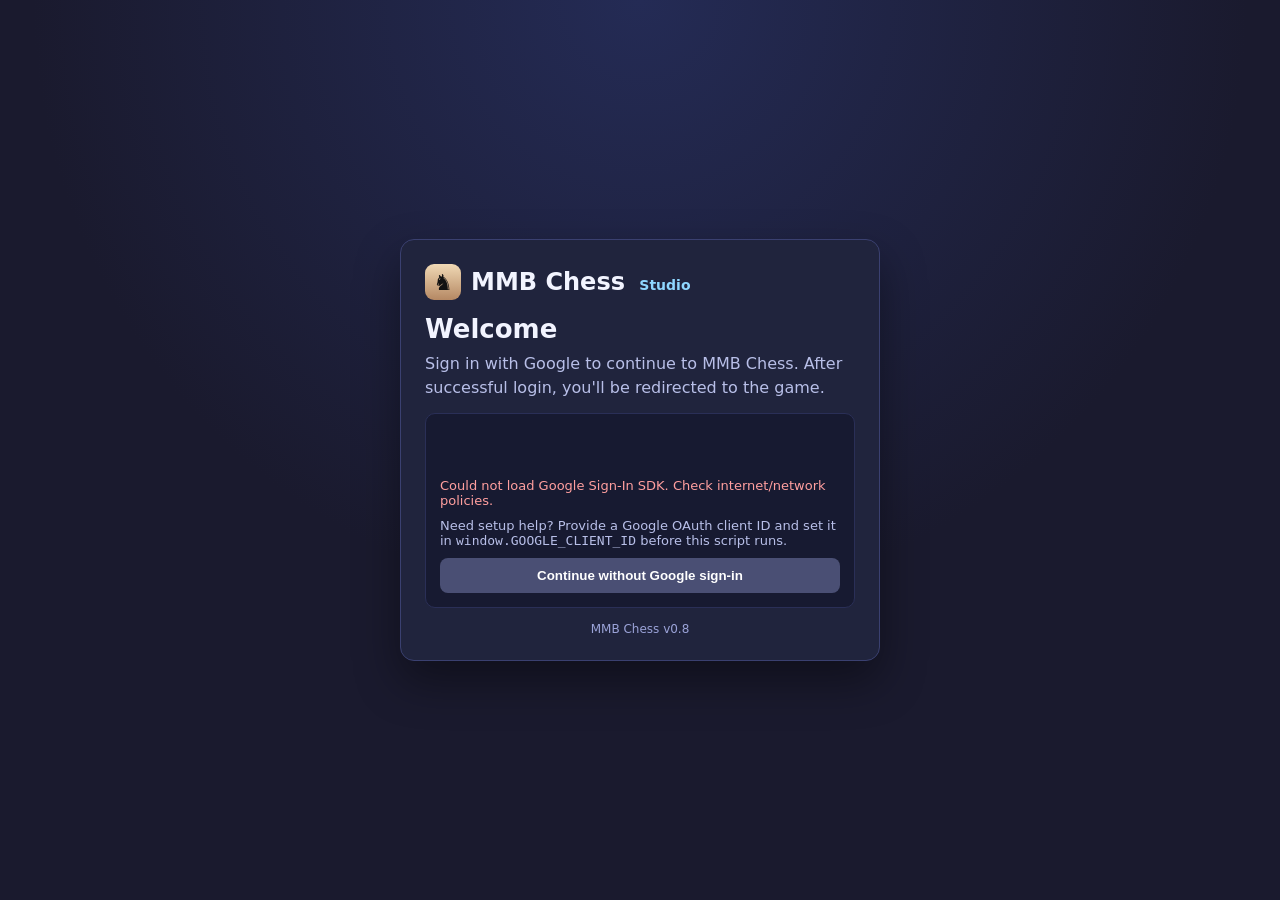
<file: index.html>
<!DOCTYPE html>
<html lang="en">
<head>
  <meta charset="UTF-8" />
  <meta name="viewport" content="width=device-width, initial-scale=1.0" />
  <title>MMB Chess — Sign in</title>
  <style>
    :root {
      --bg: #1a1a2e;
      --panel: #20243d;
      --text: #f2f4ff;
      --muted: #b8bfe8;
      --accent: #5ad1ff;
    }
    * { box-sizing: border-box; }
    body {
      margin: 0;
      min-height: 100vh;
      background: radial-gradient(circle at top, #242b55 0%, var(--bg) 55%);
      color: var(--text);
      font-family: Inter, system-ui, -apple-system, Segoe UI, Roboto, Arial, sans-serif;
      display: grid;
      place-items: center;
      padding: 16px;
    }
    .welcome-card {
      width: min(96vw, 480px);
      background: var(--panel);
      border: 1px solid #3a4070;
      border-radius: 14px;
      box-shadow: 0 20px 45px rgba(0,0,0,.4);
      padding: 24px;
    }
    .brand { display: flex; align-items: center; gap: 10px; margin-bottom: 14px; }
    .brand .icon {
      width: 36px; height: 36px; border-radius: 9px;
      display: inline-flex; align-items: center; justify-content: center;
      background: linear-gradient(180deg, #f0d9b5, #b58863);
      color: #111; font-size: 22px;
    }
    .brand .name { font-size: 24px; font-weight: 800; }
    .brand .name .sub { color: #8fd7ff; font-size: 14px; margin-left: 6px; }
    h1 { margin: 4px 0 8px; font-size: 26px; }
    p { margin: 0 0 14px; color: var(--muted); line-height: 1.45; }
    .signin-wrap {
      background: #171a31;
      border: 1px solid #2a2f57;
      border-radius: 10px;
      padding: 14px;
    }
    #googleSignInButton {
      min-height: 42px;
      display: flex;
      align-items: center;
      justify-content: center;
    }
    .hint { margin-top: 10px; font-size: 13px; color: var(--muted); }
    .error { color: #ff9f9f; margin-top: 8px; font-size: 13px; display:none; }
    .footer { margin-top: 14px; font-size: 12px; color: #9ba3d8; text-align: center; }
  </style>
</head>
<body>
  <main class="welcome-card">
    <div class="brand"><span class="icon">♞</span><div class="name">MMB Chess <span class="sub">Studio</span></div></div>
    <h1>Welcome</h1>
    <p>Sign in with Google to continue to MMB Chess. After successful login, you'll be redirected to the game.</p>

    <div class="signin-wrap">
      <div id="googleSignInButton"></div>
      <div id="configError" class="error"></div>
      <div id="signInStatus" class="hint" style="display:none;margin-top:8px;"></div>
      <div class="hint">Need setup help? Provide a Google OAuth client ID and set it in <code>window.GOOGLE_CLIENT_ID</code> before this script runs.</div>
      <button id="continueGuestBtn" style="margin-top:10px;width:100%;border:none;border-radius:8px;padding:10px;font-weight:700;cursor:pointer;color:#fff;background:#4a4f74;">Continue without Google sign-in</button>
    </div>

    <div class="footer">MMB Chess v0.8</div>
  </main>

  <script>
    (function(){
      const storageKey = 'mmb_google_user';
      const DEFAULT_GOOGLE_CLIENT_ID = '613800272186-8doglal06v7371nvitg57gr6750k03jr.apps.googleusercontent.com';
      const clientId = window.GOOGLE_CLIENT_ID || localStorage.getItem('mmb_google_client_id') || DEFAULT_GOOGLE_CLIENT_ID;
      const errorEl = document.getElementById('configError');
      const statusEl = document.getElementById('signInStatus');
      const guestBtn = document.getElementById('continueGuestBtn');


      guestBtn?.addEventListener('click', () => {
        localStorage.setItem(storageKey, JSON.stringify({
          email: '',
          name: 'Guest',
          picture: '',
          signedInAt: new Date().toISOString(),
          authProvider: 'guest'
        }));
        window.location.href = 'chess.html';
      });


      function showStatus(msg) {
        if (!statusEl) return;
        statusEl.style.display = 'block';
        statusEl.textContent = msg;
      }

      function decodeJwtPayload(jwt) {
        const payload = jwt.split('.')[1];
        const b64 = payload.replace(/-/g, '+').replace(/_/g, '/');
        const json = decodeURIComponent(atob(b64).split('').map(c => `%${(`00${c.charCodeAt(0).toString(16)}`).slice(-2)}`).join(''));
        return JSON.parse(json);
      }

      function onCredentialResponse(response) {
        try {
          const profile = decodeJwtPayload(response.credential);
          localStorage.setItem(storageKey, JSON.stringify({
            email: profile.email || '',
            name: profile.name || 'User',
            picture: profile.picture || '',
            signedInAt: new Date().toISOString()
          }));
          window.location.href = 'chess.html';
        } catch (err) {
          errorEl.style.display = 'block';
          errorEl.textContent = 'Sign-in succeeded but profile parsing failed. Please try again.';
        }
      }

      if (!clientId) {
        errorEl.style.display = 'block';
        errorEl.textContent = 'Google SSO is not configured yet. You can continue as guest or set GOOGLE_CLIENT_ID to enable sign-in.';
      } else {

      const script = document.createElement('script');
      script.src = 'https://accounts.google.com/gsi/client';
      script.async = true;
      script.defer = true;
      script.onload = function() {
        try {
          google.accounts.id.initialize({
            client_id: clientId,
            callback: onCredentialResponse,
            ux_mode: 'popup'
          });
          google.accounts.id.renderButton(
            document.getElementById('googleSignInButton'),
            { theme: 'outline', size: 'large', shape: 'pill', text: 'signin_with', width: 320 }
          );
          google.accounts.id.prompt((notification) => {
            if (notification.isNotDisplayed && notification.isNotDisplayed()) {
              showStatus(`Google Sign-In is unavailable (${notification.getNotDisplayedReason?.() || 'not displayed'}). You can continue as guest.`);
            } else if (notification.isSkippedMoment && notification.isSkippedMoment()) {
              showStatus('Google Sign-In prompt was skipped. You can continue as guest.');
            }
          });
        } catch (e) {
          errorEl.style.display = 'block';
          errorEl.textContent = 'Google Sign-In initialization failed. You can continue as guest.';
        }
      };
      script.onerror = function() {
        errorEl.style.display = 'block';
        errorEl.textContent = 'Could not load Google Sign-In SDK. Check internet/network policies.';
      };
      document.head.appendChild(script);
      }
    })();
  </script>
</body>
</html>
</file>
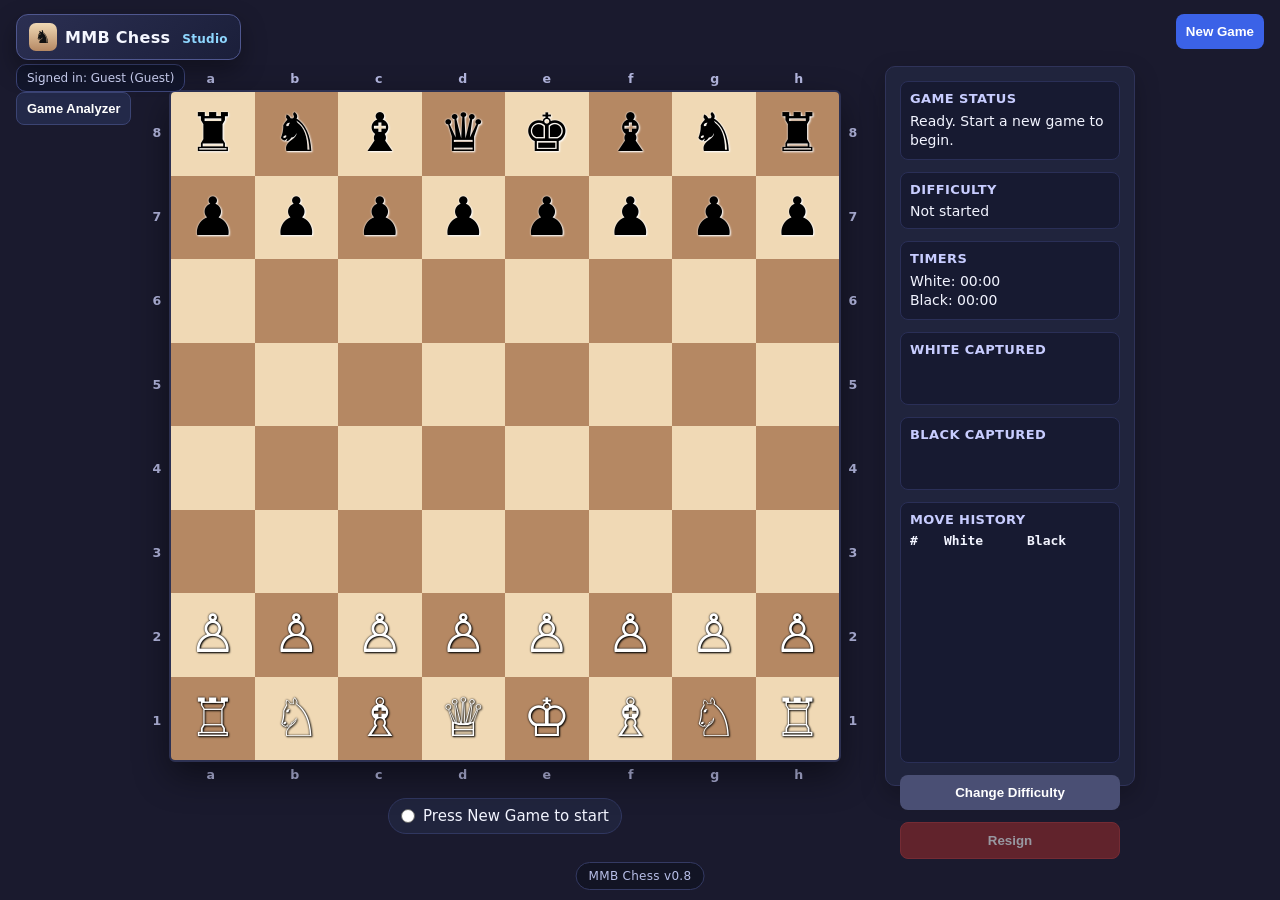
<file: chess.html>
<!DOCTYPE html>
<html lang="en">
<head>
  <meta charset="UTF-8" />
  <meta name="viewport" content="width=device-width, initial-scale=1.0" />
  <title>MMB Chess</title>
  <link rel="stylesheet" href="mmbchess.css" />
</head>
<body>
  <div class="brand-logo"><span class="icon">♞</span><span class="text">MMB Chess <span class="sub">Studio</span></span></div>
  <div class="brand-login-status" id="brandLoginStatus"><span id="loginStatusText">Signed in: Guest</span></div>
  <div class="brand-menu">
    <button id="openAnalyzerFromMenuBtn" class="secondary">Game Analyzer</button>
  </div>
  <div class="top-actions">
    <button id="newGameTopBtn">New Game</button>
  </div>
  <div class="version-footer" id="versionFooter">MMB Chess v0.8</div>
  <div class="app">
    <div class="board-area">
      <div class="board-frame">
        <div class="labels-files top-files" id="topFiles"></div>
        <div class="labels-files bottom-files" id="bottomFiles"></div>
        <div class="labels-ranks left-ranks" id="leftRanks"></div>
        <div class="labels-ranks right-ranks" id="rightRanks"></div>
        <div id="board" class="board"></div>
      </div>
      <div class="turn-indicator"><span id="turnDot" class="dot"></span><span id="turnText"></span></div>
    </div>
    <aside class="side">
      <div class="card">
        <h4>Game Status</h4>
        <div id="statusText" class="status-text"></div>
      </div>
      <div class="card">
        <h4>Difficulty</h4>
        <div id="difficultyText" class="difficulty"></div>
      </div>
      <div class="card">
        <h4>Timers</h4>
        <div class="status-text">White: <span id="whiteTimer">00:00</span></div>
        <div class="status-text">Black: <span id="blackTimer">00:00</span></div>
      </div>
      <div class="card">
        <h4>White Captured</h4>
        <div id="whiteCaptured" class="captured"></div>
      </div>
      <div class="card">
        <h4>Black Captured</h4>
        <div id="blackCaptured" class="captured"></div>
      </div>
      <div class="card">
        <h4>Move History</h4>
        <div id="history" class="history"></div>
      </div>
      <button id="changeDifficultyBtn" class="secondary">Change Difficulty</button>
      <button id="resignBtn" class="danger">Resign</button>
    </aside>
  </div>
  <div id="difficultyModal" class="overlay">
    <div class="modal">
      <h2>Select Difficulty</h2>
      <div class="difficulty-list" id="difficultyList"></div>
    </div>
  </div>
  <div id="promotionModal" class="overlay">
    <div class="modal">
      <h2>Choose Promotion</h2>
      <div class="promo-choices" id="promotionChoices"></div>
    </div>
  </div>
  <div id="gameOverModal" class="overlay">
    <div class="modal">
      <h2 id="gameOverTitle"></h2>
      <p id="gameOverBody"></p>
      <div style="display:flex; gap:10px; flex-wrap:wrap;">
        <button id="playAgainBtn">Play Again</button>
        <button id="changeDifficultyGameOverBtn" class="secondary">Change Difficulty</button>
        <button id="reviewGameBtn" class="secondary">📊 Review Game</button>
        <button id="copyHistoryBtn" class="secondary">Copy Move History</button>
      </div>
    </div>
  </div>
  <script src="mmbchess.js"></script>
</body>
</html>
</file>
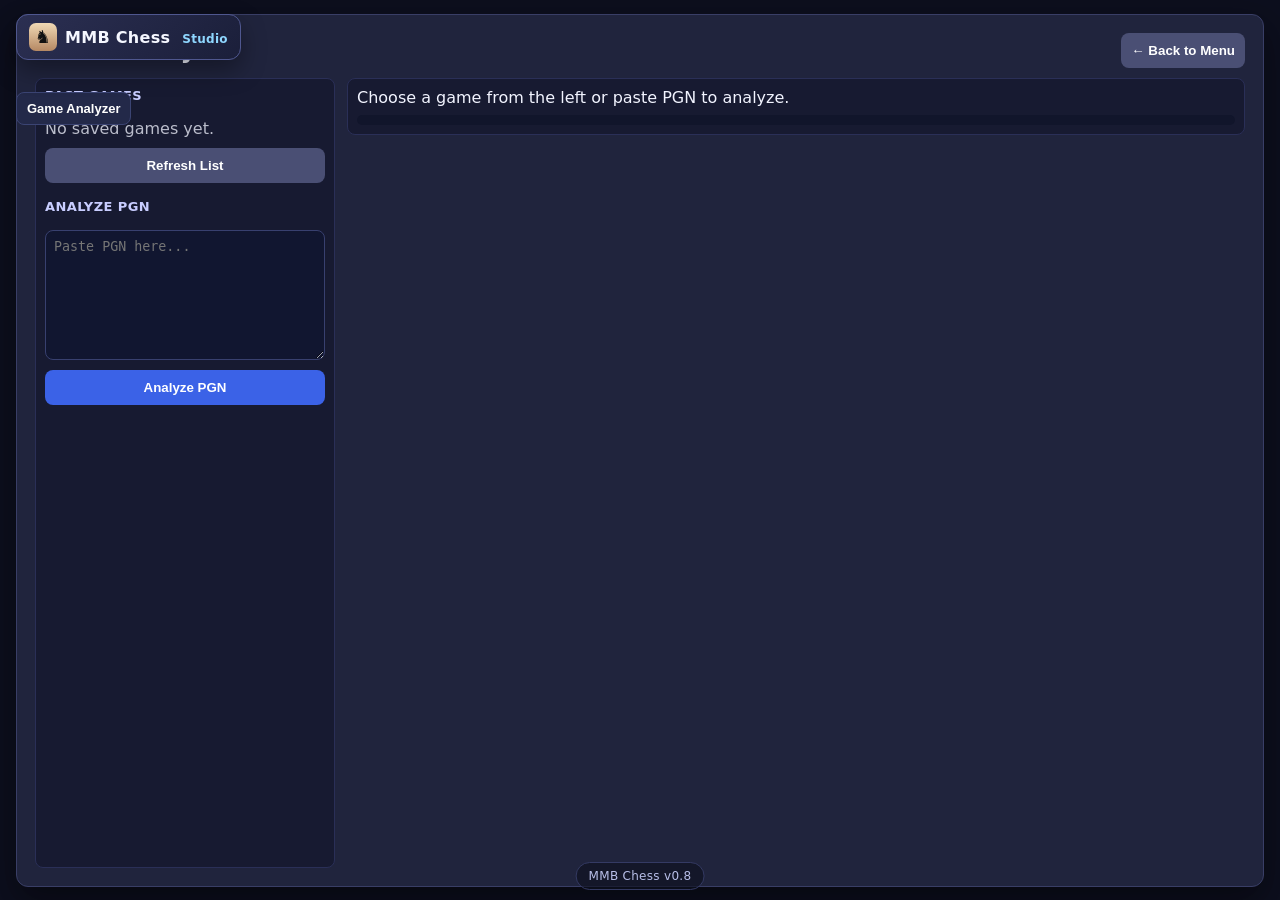
<file: gameAnalyzer.html>
<!DOCTYPE html>
<html lang="en">
<head>
  <meta charset="UTF-8" />
  <meta name="viewport" content="width=device-width, initial-scale=1.0" />
  <title>MMB Chess</title>
  <link rel="stylesheet" href="mmbchess.css" />
</head>
<body>
  <div class="brand-logo"><span class="icon">♞</span><span class="text">MMB Chess <span class="sub">Studio</span></span></div>
  <div class="brand-menu">
    <button id="openAnalyzerFromMenuBtn" class="secondary">Game Analyzer</button>
  </div>
  <div class="version-footer" id="versionFooter">MMB Chess v0.8</div>
  <div id="reviewScreen" class="overlay show">
    <div class="modal" style="width:min(99vw,1380px);height:min(97vh,940px);display:flex;flex-direction:column;">
      <div style="display:flex;justify-content:space-between;align-items:center;gap:10px;flex-wrap:wrap;">
        <h2 style="margin:0;">Game Analyzer</h2>
        <button id="backToMenuBtn" class="secondary">← Back to Menu</button>
      </div>
      <div class="analyzer-layout" style="margin-top:10px;">
        <aside class="analyzer-side card" style="min-height:0;">
          <h4>Past Games</h4>
          <div id="analyzerGameList" class="game-list"></div>
          <button id="refreshGamesBtn" class="secondary">Refresh List</button>
          <h4 style="margin-top:6px;">Analyze PGN</h4>
          <textarea id="pgnInput" placeholder="Paste PGN here..." style="width:100%;min-height:130px;background:#111630;color:#dce3ff;border:1px solid #38406f;border-radius:8px;padding:8px;"></textarea>
          <button id="analyzePgnBtn">Analyze PGN</button>
        </aside>

        <div style="flex:1;display:flex;flex-direction:column;min-height:0;">
          <div id="reviewLoading" class="card" style="margin-top:0;">
            <div id="reviewLoadingText">Choose a game from the left or paste PGN to analyze.</div>
            <div style="height:10px;background:#11152b;border-radius:999px;overflow:hidden;margin-top:8px;"><div id="reviewProgressBar" style="height:100%;width:0;background:#5ad1ff"></div></div>
          </div>
          <div id="reviewSummary" style="display:none;flex:1;overflow:auto;padding-top:10px;">
            <h2>Game Review Complete</h2>
            <div id="sideAssignmentText" class="card" style="margin-top:8px;padding:10px 12px;font-size:14px;">User: White • Computer: Black</div>
            <div class="card" style="margin-top:8px;background:#f4f6fb;color:#111;border-color:#c8d0ec;">
              <div style="display:grid;grid-template-columns:1fr 60px 1fr;gap:10px;align-items:center;text-align:center;">
                <div><div id="whitePlayerName" style="font-weight:700;color:#111;">White</div><div style="width:64px;height:64px;border-radius:8px;background:#ececec;margin:6px auto;display:flex;align-items:center;justify-content:center;font-size:34px;border:3px solid #8bc34a;">♙</div><div id="whiteAccuracy" style="font-size:30px;font-weight:800;"></div></div>
                <div style="font-size:26px;opacity:.8;">vs</div>
                <div><div id="blackPlayerName" style="font-weight:700;color:#111;">Black</div><div style="width:64px;height:64px;border-radius:8px;background:#ececec;margin:6px auto;display:flex;align-items:center;justify-content:center;font-size:34px;border:3px solid #607d8b;">♟</div><div id="blackAccuracy" style="font-size:30px;font-weight:800;"></div></div>
              </div>
              <div style="height:1px;background:#cfd6ea;margin:12px 0;"></div>
              <div class="class-summary-grid"><div id="leftClassCol" class="class-col"></div><div id="classLegendCol" class="class-icon-col"></div><div id="rightClassCol" class="class-col"></div></div>
              <div style="text-align:center;opacity:.7;font-size:24px;line-height:1;margin:8px 0;color:#333;">⌄</div>
              <div style="height:1px;background:#cfd6ea;margin:8px 0 12px;"></div>
              <div style="display:grid;grid-template-columns:1fr 1fr;gap:10px;">
                <div><div style="margin-bottom:8px;">Game Rating: <span id="whiteGameRating" style="display:inline-block;background:#efefef;color:#111;padding:2px 8px;border-radius:6px;font-weight:800;">1500</span></div><div>Opening: <span id="whiteOpening"></span></div><div>Middlegame: <span id="whiteMiddle"></span></div><div>Endgame: <span id="whiteEnd"></span></div></div>
                <div style="text-align:right;"><div style="margin-bottom:8px;">Game Rating: <span id="blackGameRating" style="display:inline-block;background:#2b2f39;padding:2px 8px;border-radius:6px;font-weight:800;">1450</span></div><div>Opening: <span id="blackOpening"></span></div><div>Middlegame: <span id="blackMiddle"></span></div><div>Endgame: <span id="blackEnd"></span></div></div>
              </div>
            </div>
            <canvas id="evalGraphSummary" width="900" height="120" style="width:100%;height:120px;background:#171a31;border-radius:8px;margin-top:10px;"></canvas>
            <div class="card" style="margin-top:10px;"><h4>Key Moments</h4><div id="keyMoments"></div></div>
            <div style="display:flex;gap:10px;margin-top:10px;"><button id="startReviewBtn">Start Review</button><button id="skipBlundersBtn" class="secondary">Skip to Blunders</button></div>
          </div>
          <div id="reviewMain" style="display:none;flex:1;min-height:0;padding-top:10px;">
            <div style="display:flex;gap:14px;height:100%;">
              <div style="flex:1;display:flex;flex-direction:column;align-items:center;">
                <div style="display:flex;gap:8px;align-items:stretch;">
                  <div id="evalBar" style="width:22px;height:min(74vw,66vh);max-height:700px;background:#111;border:1px solid #444;border-radius:6px;overflow:hidden;position:relative;"><div id="evalBarBlack" style="position:absolute;top:0;left:0;width:100%;height:50%;background:#222;"></div><div id="evalBarWhite" style="position:absolute;bottom:0;left:0;width:100%;height:50%;background:#f0d9b5;"></div></div>
                  <div class="board-frame" style="width:min(74vw,66vh);height:min(74vw,66vh);"><div class="labels-files top-files" id="reviewTopFiles"></div><div class="labels-files bottom-files" id="reviewBottomFiles"></div><div class="labels-ranks left-ranks" id="reviewLeftRanks"></div><div class="labels-ranks right-ranks" id="reviewRightRanks"></div><div id="reviewBoard" class="board"></div><svg id="reviewArrowOverlay" class="review-arrow-overlay" viewBox="0 0 100 100" preserveAspectRatio="none"></svg></div>
                </div>
                <div style="display:flex;gap:8px;margin-top:10px;"><button id="firstMoveBtn">|◀ First</button><button id="prevMoveBtn" class="secondary">◀ Prev</button><button id="nextMoveBtn" class="secondary">▶ Next</button><button id="lastMoveBtn">Last ▶|</button></div>
                <div class="card" style="margin-top:8px;width:min(74vw,66vh);"><div id="bestMoveText">Best move was:</div><div id="engineLineText" style="opacity:.86"></div></div>
              </div>
              <div style="width:300px;display:flex;flex-direction:column;gap:10px;min-height:0;"><canvas id="evalGraph" width="300" height="120" style="width:100%;height:120px;background:#171a31;border-radius:8px;"></canvas><div class="card"><h4>Classification Summary</h4><div id="classSummary"></div></div><div class="card" style="min-height:0;flex:1;"><h4>Moves</h4><div id="reviewMoveList" class="history" style="height:100%;"></div></div></div>
            </div>
          </div>
        </div>
      </div>
    </div>
  </div></div>
  <div id="pgnShareModal" class="overlay">
    <div class="modal" style="width:min(95vw,760px);">
      <h2>Share PGN</h2>
      <textarea id="pgnShareText" style="width:100%;min-height:220px;background:#111630;color:#dce3ff;border:1px solid #38406f;border-radius:8px;padding:8px;"></textarea>
      <div style="display:flex;gap:8px;flex-wrap:wrap;margin-top:10px;">
        <button id="copyPgnBtn">Copy PGN</button>
        <button id="nativeSharePgnBtn" class="secondary">Share to Apps</button>
        <button id="closePgnShareBtn" class="secondary">Close</button>
      </div>
    </div>
  </div>
  <script src="mmbchess.js"></script>
</body>
</html>
</file>
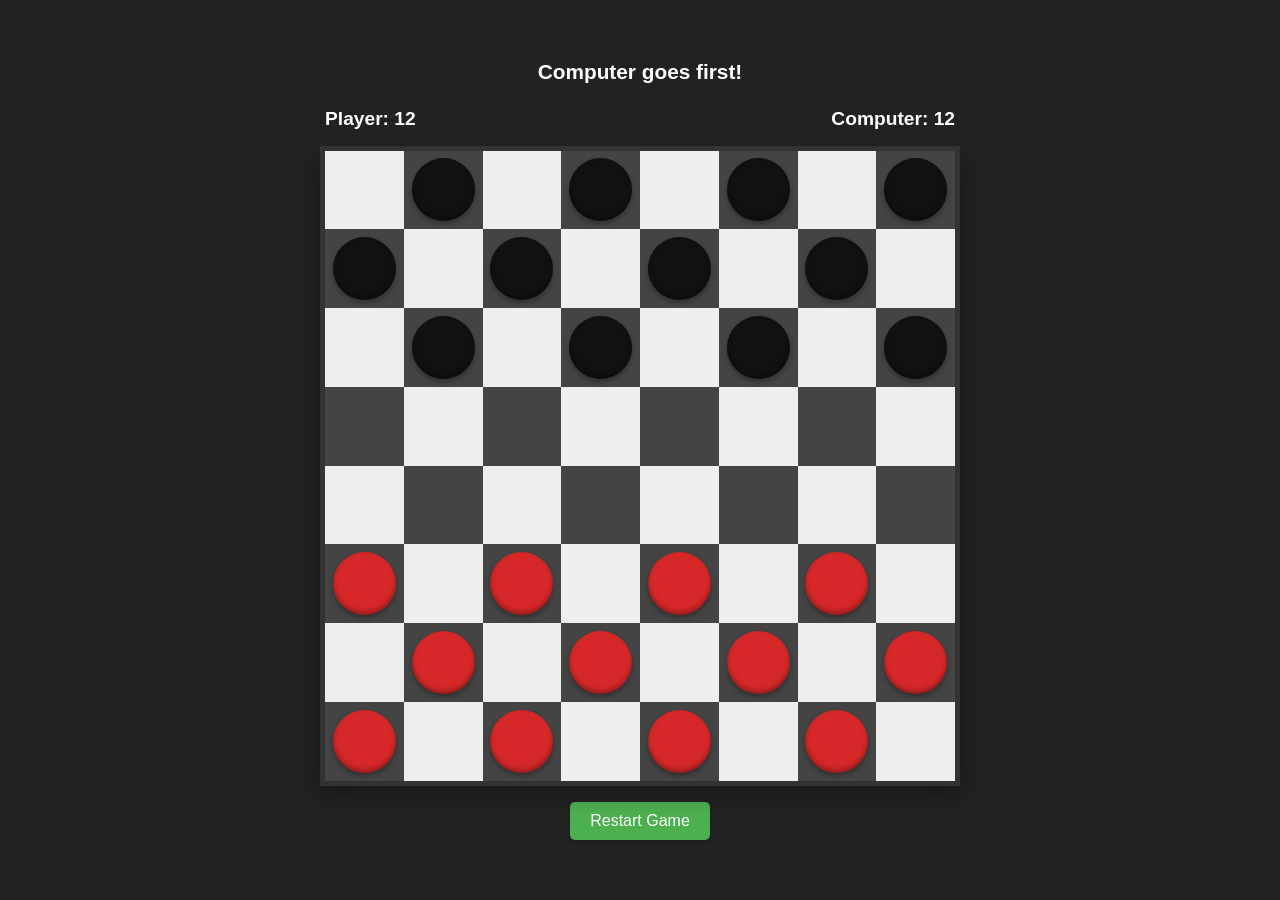
<file: mmb checkers.html>
<!DOCTYPE html>
<html lang="en">
<head>
    <meta charset="UTF-8">
    <meta name="viewport" content="width=device-width, initial-scale=1.0">
    <title>Checkers</title>
    <style>
        :root {
            --board-size: min(90vw, 70vh);
            --square-size: calc(var(--board-size) / 8);
            --piece-size: calc(var(--square-size) * 0.8);
            --border-width: 3px;

            --color-light-square: #EEE;
            --color-dark-square: #444;
            --color-player-piece: #d62828;
            --color-player-king: #ff6060;
            --color-computer-piece: #111;
            --color-computer-king: #333;

            --color-highlight-selected: rgba(76, 175, 80, 0.7);
            --color-highlight-move: rgba(76, 175, 80, 0.4);
            --color-highlight-capture: rgba(255, 235, 59, 0.5);
            
            --animation-speed: 0.3s;
        }

        body {
            font-family: -apple-system, BlinkMacSystemFont, "Segoe UI", Roboto, Helvetica, Arial, sans-serif;
            display: flex;
            flex-direction: column;
            justify-content: center;
            align-items: center;
            height: 100vh;
            margin: 0;
            background-color: #222;
            color: #fff;
        }

        .game-container {
            display: flex;
            flex-direction: column;
            align-items: center;
            gap: 16px;
        }

        #board-container {
            position: relative;
        }

        #board {
            display: grid;
            grid-template-columns: repeat(8, var(--square-size));
            grid-template-rows: repeat(8, var(--square-size));
            width: var(--board-size);
            height: var(--board-size);
            border: 5px solid #333;
            box-shadow: 0 10px 20px rgba(0,0,0,0.3);
        }

        .square {
            width: var(--square-size);
            height: var(--square-size);
            display: flex;
            justify-content: center;
            align-items: center;
            position: relative;
        }

        .square.light { background-color: var(--color-light-square); }
        .square.dark { background-color: var(--color-dark-square); }

        .piece {
            width: var(--piece-size);
            height: var(--piece-size);
            border-radius: 50%;
            box-shadow: inset 0 -3px 5px rgba(0,0,0,0.3), 0 3px 5px rgba(0,0,0,0.3);
            cursor: pointer;
            position: absolute;
            transition: transform var(--animation-speed) ease-in-out;
        }
        
        .piece.red { background-color: var(--color-player-piece); }
        .piece.black { background-color: var(--color-computer-piece); }
        
        .piece.king::after {
            content: 'K';
            font-weight: bold;
            font-size: calc(var(--piece-size) / 2);
            color: #fff;
            position: absolute;
            top: 50%;
            left: 50%;
            transform: translate(-50%, -50%);
            text-shadow: 0 0 3px #000;
        }
        .piece.red.king { background-color: var(--color-player-king); }
        .piece.black.king { background-color: var(--color-computer-king); }

        .piece.selected {
            box-shadow: inset 0 -3px 5px rgba(0,0,0,0.3), 0 3px 5px rgba(0,0,0,0.3), 0 0 0 var(--border-width) var(--color-highlight-selected);
        }
        
        .piece.fade-out {
            opacity: 0;
            transform: scale(0.5);
            transition: opacity var(--animation-speed) ease-out, transform var(--animation-speed) ease-out;
        }
        
        .piece.promoted {
            animation: promotion-glow var(--animation-speed) ease-in-out;
        }

        @keyframes promotion-glow {
            0%, 100% { transform: scale(1); }
            50% { transform: scale(1.2); box-shadow: 0 0 15px 5px #ffeb3b; }
        }

        .highlight-move::after {
            content: '';
            position: absolute;
            width: 40%;
            height: 40%;
            background-color: var(--color-highlight-move);
            border-radius: 50%;
            pointer-events: none;
        }
        
        .highlight-capture::after {
            content: '';
            position: absolute;
            width: 40%;
            height: 40%;
            background-color: var(--color-highlight-capture);
            border-radius: 50%;
            pointer-events: none;
        }

        .status-bar {
            display: flex;
            justify-content: space-between;
            width: var(--board-size);
            font-size: 1.2em;
            font-weight: bold;
        }
        
        #game-info {
            text-align: center;
            font-size: 1.3em;
            font-weight: bold;
            min-height: 1.5em;
            width: 100%;
        }

        button {
            padding: 10px 20px;
            font-size: 1em;
            cursor: pointer;
            background-color: #4CAF50;
            color: white;
            border: none;
            border-radius: 5px;
            box-shadow: 0 2px 4px rgba(0,0,0,0.2);
            transition: background-color 0.2s;
        }
        button:hover {
            background-color: #45a049;
        }
        
        #last-move-arrow {
            position: absolute;
            pointer-events: none;
            opacity: 0;
            transition: opacity 0.3s;
            z-index: 10;
        }
        
        #last-move-arrow.visible {
            opacity: 0.7;
        }
    </style>
</head>
<body>

    <div class="game-container">
        <div id="game-info">Loading...</div>
        <div class="status-bar">
            <div id="player-pieces">Player: 12</div>
            <div id="computer-pieces">Computer: 12</div>
        </div>
        <div id="board-container">
            <div id="board"></div>
            <svg id="last-move-arrow" width="100" height="100" viewbox="0 0 100 100" style="display: none;">
                <defs>
                    <marker id="arrowhead" markerWidth="10" markerHeight="7" refX="0" refY="3.5" orient="auto">
                        <polygon points="0 0, 10 3.5, 0 7" fill="#ffeb3b" />
                    </marker>
                </defs>
                <line x1="15" y1="50" x2="85" y2="50" stroke="#ffeb3b" stroke-width="8" marker-end="url(#arrowhead)" />
            </svg>
        </div>
        <button id="restart-button">Restart Game</button>
    </div>

    <script>
    document.addEventListener('DOMContentLoaded', () => {
        const boardElement = document.getElementById('board');
        const gameInfoElement = document.getElementById('game-info');
        const playerPiecesElement = document.getElementById('player-pieces');
        const computerPiecesElement = document.getElementById('computer-pieces');
        const restartButton = document.getElementById('restart-button');
        const lastMoveArrow = document.getElementById('last-move-arrow');

        const PLAYER = 'red';
        const COMPUTER = 'black';
        const ROWS = 8;
        const COLS = 8;

        let gameState = {};

        function initializeState() {
            gameState = {
                board: createInitialBoard(),
                currentPlayer: Math.random() < 0.5 ? PLAYER : COMPUTER,
                selectedPiece: null,
                validMoves: [],
                mustCapture: false,
                isGameOver: false,
                turnInProgress: false,
            };
        }

        function createInitialBoard() {
            const board = Array(ROWS).fill(null).map(() => Array(COLS).fill(null));
            for (let row = 0; row < ROWS; row++) {
                for (let col = 0; col < COLS; col++) {
                    if ((row + col) % 2 === 1) {
                        if (row < 3) {
                            board[row][col] = { color: COMPUTER, isKing: false };
                        } else if (row > 4) {
                            board[row][col] = { color: PLAYER, isKing: false };
                        }
                    }
                }
            }
            return board;
        }

        function renderBoard() {
            boardElement.innerHTML = '';
            for (let row = 0; row < ROWS; row++) {
                for (let col = 0; col < COLS; col++) {
                    const square = document.createElement('div');
                    square.classList.add('square', (row + col) % 2 === 0 ? 'light' : 'dark');
                    square.dataset.row = row;
                    square.dataset.col = col;

                    const pieceData = gameState.board[row][col];
                    if (pieceData) {
                        const pieceElement = document.createElement('div');
                        pieceElement.classList.add('piece', pieceData.color);
                        if (pieceData.isKing) pieceElement.classList.add('king');
                        
                        const pieceId = `piece-${row}-${col}`;
                        const existingPiece = document.getElementById(pieceId);
                        if (existingPiece) {
                            pieceElement.style.transform = existingPiece.style.transform;
                        }
                        pieceElement.id = pieceId;

                        square.appendChild(pieceElement);
                    }
                    boardElement.appendChild(square);
                }
            }
            highlightValidMoves();
            updateStatus();
        }
        
        function updateStatus() {
            const counts = gameState.board.flat().reduce((acc, p) => {
                if (p) acc[p.color]++;
                return acc;
            }, { [PLAYER]: 0, [COMPUTER]: 0 });

            playerPiecesElement.textContent = `Player: ${counts[PLAYER]}`;
            computerPiecesElement.textContent = `Computer: ${counts[COMPUTER]}`;

            if (gameState.isGameOver) {
                 if (counts[PLAYER] === 0 || !hasLegalMoves(PLAYER)) {
                    gameInfoElement.textContent = "Computer Wins!";
                } else {
                    gameInfoElement.textContent = "Player Wins!";
                }
            } else {
                gameInfoElement.textContent = `${gameState.currentPlayer === PLAYER ? 'Player' : 'Computer'}'s Turn`;
            }
        }
        
        function handleSquareClick(event) {
            if (gameState.isGameOver || gameState.turnInProgress || gameState.currentPlayer !== PLAYER) return;

            const square = event.target.closest('.square');
            if (!square) return;

            const row = parseInt(square.dataset.row);
            const col = parseInt(square.dataset.col);

            const isMoveTarget = gameState.validMoves.some(move => move.endRow === row && move.endCol === col);

            if (isMoveTarget) {
                const move = gameState.validMoves.find(m => m.endRow === row && m.endCol === col);
                performMove(move);
            } else {
                const piece = gameState.board[row][col];
                if (piece && piece.color === PLAYER) {
                    selectPiece(row, col);
                }
            }
        }
        
        function getPossibleMoves(row, col, board) {
            const piece = board[row][col];
            if (!piece) return [];
            
            const moves = [];
            const directions = piece.isKing ? [[-1, -1], [-1, 1], [1, -1], [1, 1]] : (piece.color === PLAYER ? [[-1, -1], [-1, 1]] : [[1, -1], [1, 1]]);

            // Normal moves
            for (const [dr, dc] of directions) {
                const newRow = row + dr;
                const newCol = col + dc;
                if (isValidSquare(newRow, newCol) && !board[newRow][newCol]) {
                    moves.push({ startRow: row, startCol: col, endRow: newRow, endCol: newCol, captured: [] });
                }
            }
            
            // Captures
            for (const [dr, dc] of directions) {
                 const middleRow = row + dr;
                 const middleCol = col + dc;
                 const endRow = row + 2 * dr;
                 const endCol = col + 2 * dc;

                 if (isValidSquare(endRow, endCol) && !board[endRow][endCol]) {
                     const middlePiece = board[middleRow][middleCol];
                     if (middlePiece && middlePiece.color !== piece.color) {
                         moves.push({ startRow: row, startCol: col, endRow: endRow, endCol: endCol, captured: [{row: middleRow, col: middleCol}] });
                     }
                 }
            }
            return moves;
        }

        function getAllLegalMovesForPlayer(player, board) {
            let allMoves = [];
            for (let r = 0; r < ROWS; r++) {
                for (let c = 0; c < COLS; c++) {
                    const piece = board[r][c];
                    if (piece && piece.color === player) {
                        allMoves.push(...getPossibleMoves(r, c, board));
                    }
                }
            }
            
            const captures = allMoves.filter(move => move.captured.length > 0);
            if (captures.length > 0) {
                gameState.mustCapture = true;
                return captures;
            }
            gameState.mustCapture = false;
            return allMoves.filter(move => move.captured.length === 0);
        }

        function selectPiece(row, col) {
            if (gameState.turnInProgress) return;

            const allPlayerMoves = getAllLegalMovesForPlayer(PLAYER, gameState.board);
            if (gameState.mustCapture) {
                const canThisPieceCapture = allPlayerMoves.some(move => move.startRow === row && move.startCol === col);
                if (!canThisPieceCapture) return;
            }

            gameState.selectedPiece = { row, col };
            const pieceMoves = getPossibleMoves(row, col, gameState.board);
            
            if(gameState.mustCapture) {
                gameState.validMoves = pieceMoves.filter(move => move.captured.length > 0);
            } else {
                gameState.validMoves = pieceMoves.filter(move => move.captured.length === 0);
            }
            
            document.querySelectorAll('.piece.selected').forEach(p => p.classList.remove('selected'));
            if(gameState.board[row][col]){
                const pieceElement = document.getElementById(`piece-${row}-${col}`);
                if (pieceElement) pieceElement.classList.add('selected');
            }
            renderBoard();
        }
        
        function highlightValidMoves() {
            document.querySelectorAll('.highlight-move, .highlight-capture').forEach(h => h.classList.remove('highlight-move', 'highlight-capture'));

            if (gameState.selectedPiece) {
                gameState.validMoves.forEach(move => {
                    const square = boardElement.querySelector(`[data-row='${move.endRow}'][data-col='${move.endCol}']`);
                    if (square) {
                        square.classList.add(move.captured.length > 0 ? 'highlight-capture' : 'highlight-move');
                    }
                });
            }
        }
        
        async function performMove(move) {
            if (gameState.turnInProgress) return;
            gameState.turnInProgress = true;
            hideLastMoveArrow();
            
            const { startRow, startCol, endRow, endCol, captured } = move;
            const piece = gameState.board[startRow][startCol];

            // --- Animation ---
            const pieceElement = document.getElementById(`piece-${startRow}-${startCol}`);
            const squareSize = boardElement.offsetWidth / 8;
            const dx = (endCol - startCol) * squareSize;
            const dy = (endRow - startRow) * squareSize;
            pieceElement.style.transform = `translate(${dx}px, ${dy}px)`;

            await new Promise(resolve => setTimeout(resolve, 300));
            
            // --- Update State ---
            gameState.board[startRow][startCol] = null;
            gameState.board[endRow][endCol] = piece;

            let wasPromoted = false;
            if ((piece.color === PLAYER && endRow === 0) || (piece.color === COMPUTER && endRow === 7)) {
                if (!piece.isKing) {
                    piece.isKing = true;
                    wasPromoted = true;
                }
            }

            // --- Handle Captures ---
            if (captured.length > 0) {
                for(const cap of captured) {
                    const capturedPieceElement = document.getElementById(`piece-${cap.row}-${cap.col}`);
                    if(capturedPieceElement) {
                        capturedPieceElement.classList.add('fade-out');
                    }
                    gameState.board[cap.row][cap.col] = null;
                }
                await new Promise(resolve => setTimeout(resolve, 300));

                const furtherCaptures = getPossibleMoves(endRow, endCol, gameState.board)
                    .filter(m => m.captured.length > 0);
                
                if (furtherCaptures.length > 0 && !wasPromoted) {
                    gameState.selectedPiece = { row: endRow, col: endCol };
                    gameState.validMoves = furtherCaptures;
                    gameState.mustCapture = true;
                    gameState.turnInProgress = false;
                    renderBoard();
                    if(gameState.currentPlayer === COMPUTER) {
                        setTimeout(() => performMove(furtherCaptures[0]), 500);
                    }
                    return; 
                }
            }

            if (gameState.currentPlayer === COMPUTER) {
                showLastMoveArrow(startRow, startCol, endRow, endCol);
            }
            
            // --- Reset and switch turn ---
            gameState.selectedPiece = null;
            gameState.validMoves = [];
            gameState.currentPlayer = gameState.currentPlayer === PLAYER ? COMPUTER : PLAYER;
            
            renderBoard(); // Render state change after move
            
            if (wasPromoted) {
                const newPieceElement = document.getElementById(`piece-${endRow}-${endCol}`);
                if (newPieceElement) {
                    newPieceElement.classList.add('promoted');
                    await new Promise(resolve => setTimeout(resolve, 300));
                }
            }
            
            checkGameOver();
            if(!gameState.isGameOver) {
                if (gameState.currentPlayer === COMPUTER) {
                    setTimeout(aiMove, Math.random() * 300 + 500);
                }
            } else {
                 updateStatus();
            }
            gameState.turnInProgress = false;
        }

        function aiMove() {
            if (gameState.isGameOver) return;

            const legalMoves = getAllLegalMovesForPlayer(COMPUTER, gameState.board);
            if (legalMoves.length === 0) return;

            let bestMove = null;
            let bestScore = -Infinity;

            for (const move of legalMoves) {
                const score = evaluateMove(move);
                if (score > bestScore) {
                    bestScore = score;
                    bestMove = move;
                }
            }
            
            if (bestMove) {
                performMove(bestMove);
            }
        }
        
        function evaluateMove(move) {
            let score = 0;
            const { startRow, endRow, endCol, captured } = move;

            // 1. Prioritize captures heavily
            if (captured.length > 0) {
                score += 100 * captured.length;
                // Bonus for capturing a king
                const capturedPiece = gameState.board[captured[0].row][captured[0].col];
                if (capturedPiece && capturedPiece.isKing) {
                    score += 50;
                }
            }

            // 2. Prefer king promotion
            if (endRow === 7 && !gameState.board[startRow][move.startCol].isKing) {
                score += 200;
            }

            // 3. Avoid immediate danger (simple check)
            const tempBoard = JSON.parse(JSON.stringify(gameState.board));
            tempBoard[endRow][endCol] = tempBoard[startRow][move.startCol];
            tempBoard[startRow][move.startCol] = null;
            
            const opponentResponses = getAllLegalMovesForPlayer(PLAYER, tempBoard);
            const opponentCaptures = opponentResponses.filter(m => m.captured.length > 0);
            
            for(const capture of opponentCaptures) {
                if(capture.captured[0].row === endRow && capture.captured[0].col === endCol) {
                    score -= 150; // High penalty for moving into a capture
                }
            }

            // 4. Prefer moving forward
            score += endRow;

            // Add a bit of randomness to make it less predictable
            score += Math.random() * 5;

            return score;
        }
        
        function checkGameOver() {
            const playerMoves = hasLegalMoves(PLAYER);
            const computerMoves = hasLegalMoves(COMPUTER);

            if (!playerMoves || !computerMoves) {
                gameState.isGameOver = true;
            }
        }

        function hasLegalMoves(player) {
            for (let r = 0; r < ROWS; r++) {
                for (let c = 0; c < COLS; c++) {
                    const piece = gameState.board[r][c];
                    if (piece && piece.color === player) {
                        if (getPossibleMoves(r, c, gameState.board).length > 0) {
                           const allMoves = getAllLegalMovesForPlayer(player, gameState.board);
                           return allMoves.length > 0;
                        }
                    }
                }
            }
            return false;
        }
        
        function showLastMoveArrow(startRow, startCol, endRow, endCol) {
            const squareSize = boardElement.offsetWidth / 8;
            const startX = startCol * squareSize + squareSize / 2;
            const startY = startRow * squareSize + squareSize / 2;
            const endX = endCol * squareSize + squareSize / 2;
            const endY = endRow * squareSize + squareSize / 2;
            
            const dx = endX - startX;
            const dy = endY - startY;
            const length = Math.sqrt(dx * dx + dy * dy);
            const angle = Math.atan2(dy, dx) * 180 / Math.PI;

            lastMoveArrow.style.display = 'block';
            lastMoveArrow.style.width = `${length}px`;
            lastMoveArrow.style.left = `${startX}px`;
            lastMoveArrow.style.top = `${startY - 50}px`; // 50 is half of svg height
            lastMoveArrow.style.transformOrigin = '0 50%';
            lastMoveArrow.style.transform = `rotate(${angle}deg)`;
            
            setTimeout(() => lastMoveArrow.classList.add('visible'), 50);
        }

        function hideLastMoveArrow() {
            lastMoveArrow.classList.remove('visible');
        }

        function isValidSquare(row, col) {
            return row >= 0 && row < ROWS && col >= 0 && col < COLS;
        }
        
        function startGame() {
            initializeState();
            renderBoard();
            hideLastMoveArrow();
            
            gameInfoElement.textContent = `${gameState.currentPlayer === PLAYER ? 'Player' : 'Computer'} goes first!`;
            
            setTimeout(() => {
                if (gameState.currentPlayer === COMPUTER) {
                    aiMove();
                }
            }, 1000);
        }

        boardElement.addEventListener('click', handleSquareClick);
        restartButton.addEventListener('click', startGame);

        startGame();
    });
    </script>
</body>
</html>
</file>
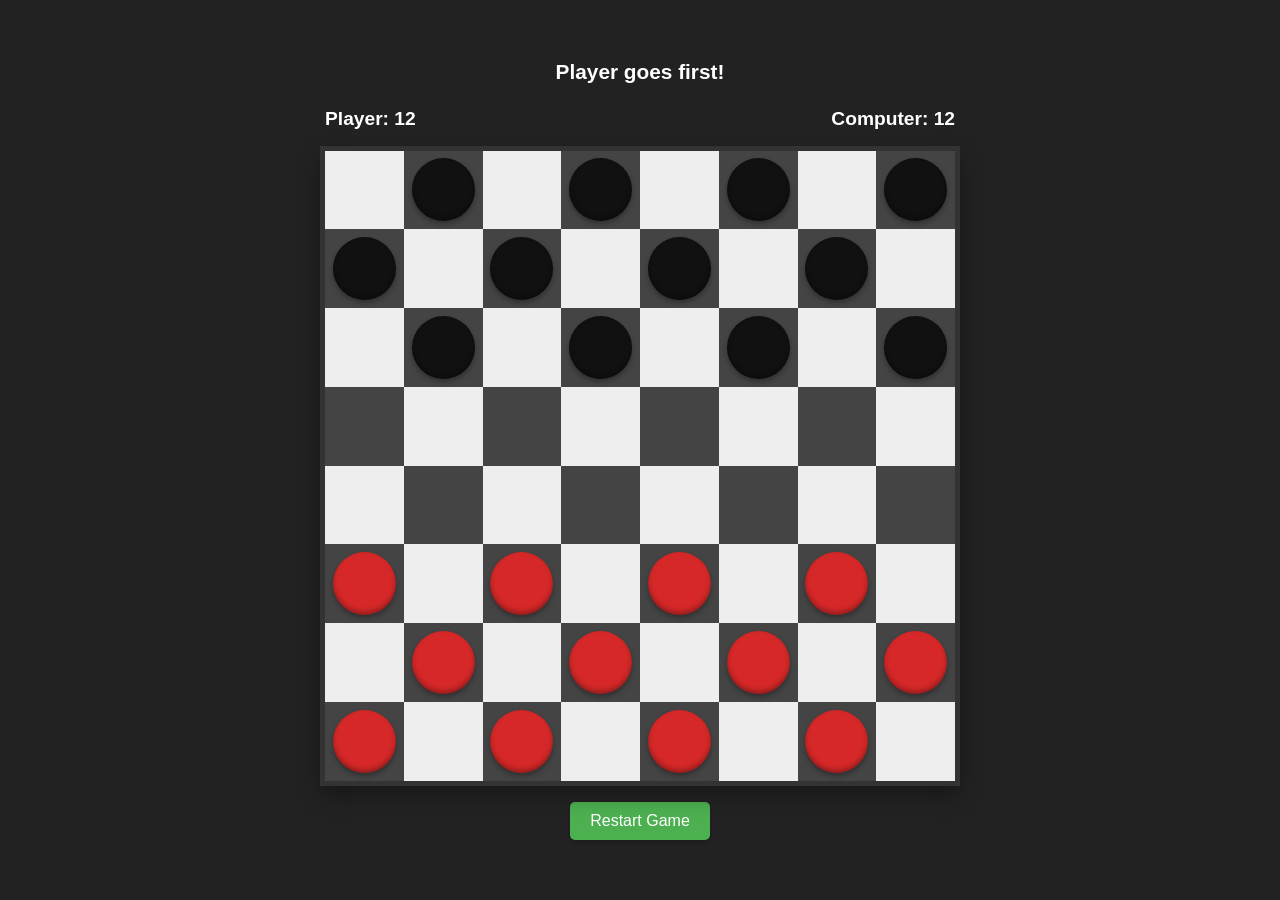
<file: mmbcheckers.html>
<!DOCTYPE html>
<html lang="en">
<head>
    <meta charset="UTF-8">
    <meta name="viewport" content="width=device-width, initial-scale=1.0">
    <title>Checkers</title>
    <style>
        :root {
            --board-size: min(90vw, 70vh);
            --square-size: calc(var(--board-size) / 8);
            --piece-size: calc(var(--square-size) * 0.8);
            --border-width: 3px;

            --color-light-square: #EEE;
            --color-dark-square: #444;
            --color-player-piece: #d62828;
            --color-player-king: #ff6060;
            --color-computer-piece: #111;
            --color-computer-king: #333;

            --color-highlight-selected: rgba(76, 175, 80, 0.7);
            --color-highlight-move: rgba(76, 175, 80, 0.4);
            --color-highlight-capture: rgba(255, 235, 59, 0.5);
            
            --animation-speed: 0.3s;
        }

        body {
            font-family: -apple-system, BlinkMacSystemFont, "Segoe UI", Roboto, Helvetica, Arial, sans-serif;
            display: flex;
            flex-direction: column;
            justify-content: center;
            align-items: center;
            height: 100vh;
            margin: 0;
            background-color: #222;
            color: #fff;
        }

        .game-container {
            display: flex;
            flex-direction: column;
            align-items: center;
            gap: 16px;
        }

        #board-container {
            position: relative;
        }

        #board {
            display: grid;
            grid-template-columns: repeat(8, var(--square-size));
            grid-template-rows: repeat(8, var(--square-size));
            width: var(--board-size);
            height: var(--board-size);
            border: 5px solid #333;
            box-shadow: 0 10px 20px rgba(0,0,0,0.3);
        }

        .square {
            width: var(--square-size);
            height: var(--square-size);
            display: flex;
            justify-content: center;
            align-items: center;
            position: relative;
        }

        .square.light { background-color: var(--color-light-square); }
        .square.dark { background-color: var(--color-dark-square); }

        .piece {
            width: var(--piece-size);
            height: var(--piece-size);
            border-radius: 50%;
            box-shadow: inset 0 -3px 5px rgba(0,0,0,0.3), 0 3px 5px rgba(0,0,0,0.3);
            cursor: pointer;
            position: absolute;
            transition: transform var(--animation-speed) ease-in-out;
        }
        
        .piece.red { background-color: var(--color-player-piece); }
        .piece.black { background-color: var(--color-computer-piece); }
        
        .piece.king::after {
            content: 'K';
            font-weight: bold;
            font-size: calc(var(--piece-size) / 2);
            color: #fff;
            position: absolute;
            top: 50%;
            left: 50%;
            transform: translate(-50%, -50%);
            text-shadow: 0 0 3px #000;
        }
        .piece.red.king { background-color: var(--color-player-king); }
        .piece.black.king { background-color: var(--color-computer-king); }

        .piece.selected {
            box-shadow: inset 0 -3px 5px rgba(0,0,0,0.3), 0 3px 5px rgba(0,0,0,0.3), 0 0 0 var(--border-width) var(--color-highlight-selected);
        }
        
        .piece.fade-out {
            opacity: 0;
            transform: scale(0.5);
            transition: opacity var(--animation-speed) ease-out, transform var(--animation-speed) ease-out;
        }
        
        .piece.promoted {
            animation: promotion-glow var(--animation-speed) ease-in-out;
        }

        @keyframes promotion-glow {
            0%, 100% { transform: scale(1); }
            50% { transform: scale(1.2); box-shadow: 0 0 15px 5px #ffeb3b; }
        }

        .highlight-move::after {
            content: '';
            position: absolute;
            width: 40%;
            height: 40%;
            background-color: var(--color-highlight-move);
            border-radius: 50%;
            pointer-events: none;
        }
        
        .highlight-capture::after {
            content: '';
            position: absolute;
            width: 40%;
            height: 40%;
            background-color: var(--color-highlight-capture);
            border-radius: 50%;
            pointer-events: none;
        }

        .status-bar {
            display: flex;
            justify-content: space-between;
            width: var(--board-size);
            font-size: 1.2em;
            font-weight: bold;
        }
        
        #game-info {
            text-align: center;
            font-size: 1.3em;
            font-weight: bold;
            min-height: 1.5em;
            width: 100%;
        }

        button {
            padding: 10px 20px;
            font-size: 1em;
            cursor: pointer;
            background-color: #4CAF50;
            color: white;
            border: none;
            border-radius: 5px;
            box-shadow: 0 2px 4px rgba(0,0,0,0.2);
            transition: background-color 0.2s;
        }
        button:hover {
            background-color: #45a049;
        }
        
        #last-move-arrow {
            position: absolute;
            pointer-events: none;
            opacity: 0;
            transition: opacity 0.3s;
            z-index: 10;
        }
        
        #last-move-arrow.visible {
            opacity: 0.7;
        }
    </style>
</head>
<body>

    <div class="game-container">
        <div id="game-info">Loading...</div>
        <div class="status-bar">
            <div id="player-pieces">Player: 12</div>
            <div id="computer-pieces">Computer: 12</div>
        </div>
        <div id="board-container">
            <div id="board"></div>
            <svg id="last-move-arrow" width="100" height="100" viewbox="0 0 100 100" style="display: none;">
                <defs>
                    <marker id="arrowhead" markerWidth="10" markerHeight="7" refX="0" refY="3.5" orient="auto">
                        <polygon points="0 0, 10 3.5, 0 7" fill="#ffeb3b" />
                    </marker>
                </defs>
                <line x1="15" y1="50" x2="85" y2="50" stroke="#ffeb3b" stroke-width="8" marker-end="url(#arrowhead)" />
            </svg>
        </div>
        <button id="restart-button">Restart Game</button>
    </div>

    <script>
    document.addEventListener('DOMContentLoaded', () => {
        const boardElement = document.getElementById('board');
        const gameInfoElement = document.getElementById('game-info');
        const playerPiecesElement = document.getElementById('player-pieces');
        const computerPiecesElement = document.getElementById('computer-pieces');
        const restartButton = document.getElementById('restart-button');
        const lastMoveArrow = document.getElementById('last-move-arrow');

        const PLAYER = 'red';
        const COMPUTER = 'black';
        const ROWS = 8;
        const COLS = 8;

        let gameState = {};

        function initializeState() {
            gameState = {
                board: createInitialBoard(),
                currentPlayer: Math.random() < 0.5 ? PLAYER : COMPUTER,
                selectedPiece: null,
                validMoves: [],
                mustCapture: false,
                isGameOver: false,
                turnInProgress: false,
            };
        }

        function createInitialBoard() {
            const board = Array(ROWS).fill(null).map(() => Array(COLS).fill(null));
            for (let row = 0; row < ROWS; row++) {
                for (let col = 0; col < COLS; col++) {
                    if ((row + col) % 2 === 1) {
                        if (row < 3) {
                            board[row][col] = { color: COMPUTER, isKing: false };
                        } else if (row > 4) {
                            board[row][col] = { color: PLAYER, isKing: false };
                        }
                    }
                }
            }
            return board;
        }

        function renderBoard() {
            boardElement.innerHTML = '';
            for (let row = 0; row < ROWS; row++) {
                for (let col = 0; col < COLS; col++) {
                    const square = document.createElement('div');
                    square.classList.add('square', (row + col) % 2 === 0 ? 'light' : 'dark');
                    square.dataset.row = row;
                    square.dataset.col = col;

                    const pieceData = gameState.board[row][col];
                    if (pieceData) {
                        const pieceElement = document.createElement('div');
                        pieceElement.classList.add('piece', pieceData.color);
                        if (pieceData.isKing) pieceElement.classList.add('king');
                        
                        const pieceId = `piece-${row}-${col}`;
                        const existingPiece = document.getElementById(pieceId);
                        if (existingPiece) {
                            pieceElement.style.transform = existingPiece.style.transform;
                        }
                        pieceElement.id = pieceId;

                        square.appendChild(pieceElement);
                    }
                    boardElement.appendChild(square);
                }
            }
            highlightValidMoves();
            updateStatus();
        }
        
        function updateStatus() {
            const counts = gameState.board.flat().reduce((acc, p) => {
                if (p) acc[p.color]++;
                return acc;
            }, { [PLAYER]: 0, [COMPUTER]: 0 });

            playerPiecesElement.textContent = `Player: ${counts[PLAYER]}`;
            computerPiecesElement.textContent = `Computer: ${counts[COMPUTER]}`;

            if (gameState.isGameOver) {
                 if (counts[PLAYER] === 0 || !hasLegalMoves(PLAYER)) {
                    gameInfoElement.textContent = "Computer Wins!";
                } else {
                    gameInfoElement.textContent = "Player Wins!";
                }
            } else {
                gameInfoElement.textContent = `${gameState.currentPlayer === PLAYER ? 'Player' : 'Computer'}'s Turn`;
            }
        }
        
        function handleSquareClick(event) {
            if (gameState.isGameOver || gameState.turnInProgress || gameState.currentPlayer !== PLAYER) return;

            const square = event.target.closest('.square');
            if (!square) return;

            const row = parseInt(square.dataset.row);
            const col = parseInt(square.dataset.col);

            const isMoveTarget = gameState.validMoves.some(move => move.endRow === row && move.endCol === col);

            if (isMoveTarget) {
                const move = gameState.validMoves.find(m => m.endRow === row && m.endCol === col);
                performMove(move);
            } else {
                const piece = gameState.board[row][col];
                if (piece && piece.color === PLAYER) {
                    selectPiece(row, col);
                }
            }
        }
        
        function getPossibleMoves(row, col, board) {
            const piece = board[row][col];
            if (!piece) return [];
            
            const moves = [];
            const directions = piece.isKing ? [[-1, -1], [-1, 1], [1, -1], [1, 1]] : (piece.color === PLAYER ? [[-1, -1], [-1, 1]] : [[1, -1], [1, 1]]);

            // Normal moves
            for (const [dr, dc] of directions) {
                const newRow = row + dr;
                const newCol = col + dc;
                if (isValidSquare(newRow, newCol) && !board[newRow][newCol]) {
                    moves.push({ startRow: row, startCol: col, endRow: newRow, endCol: newCol, captured: [] });
                }
            }
            
            // Captures
            for (const [dr, dc] of directions) {
                 const middleRow = row + dr;
                 const middleCol = col + dc;
                 const endRow = row + 2 * dr;
                 const endCol = col + 2 * dc;

                 if (isValidSquare(endRow, endCol) && !board[endRow][endCol]) {
                     const middlePiece = board[middleRow][middleCol];
                     if (middlePiece && middlePiece.color !== piece.color) {
                         moves.push({ startRow: row, startCol: col, endRow: endRow, endCol: endCol, captured: [{row: middleRow, col: middleCol}] });
                     }
                 }
            }
            return moves;
        }

        function getAllLegalMovesForPlayer(player, board) {
            let allMoves = [];
            for (let r = 0; r < ROWS; r++) {
                for (let c = 0; c < COLS; c++) {
                    const piece = board[r][c];
                    if (piece && piece.color === player) {
                        allMoves.push(...getPossibleMoves(r, c, board));
                    }
                }
            }
            
            const captures = allMoves.filter(move => move.captured.length > 0);
            if (captures.length > 0) {
                gameState.mustCapture = true;
                return captures;
            }
            gameState.mustCapture = false;
            return allMoves.filter(move => move.captured.length === 0);
        }

        function selectPiece(row, col) {
            if (gameState.turnInProgress) return;

            const allPlayerMoves = getAllLegalMovesForPlayer(PLAYER, gameState.board);
            if (gameState.mustCapture) {
                const canThisPieceCapture = allPlayerMoves.some(move => move.startRow === row && move.startCol === col);
                if (!canThisPieceCapture) return;
            }

            gameState.selectedPiece = { row, col };
            const pieceMoves = getPossibleMoves(row, col, gameState.board);
            
            if(gameState.mustCapture) {
                gameState.validMoves = pieceMoves.filter(move => move.captured.length > 0);
            } else {
                gameState.validMoves = pieceMoves.filter(move => move.captured.length === 0);
            }
            
            document.querySelectorAll('.piece.selected').forEach(p => p.classList.remove('selected'));
            if(gameState.board[row][col]){
                const pieceElement = document.getElementById(`piece-${row}-${col}`);
                if (pieceElement) pieceElement.classList.add('selected');
            }
            renderBoard();
        }
        
        function highlightValidMoves() {
            document.querySelectorAll('.highlight-move, .highlight-capture').forEach(h => h.classList.remove('highlight-move', 'highlight-capture'));

            if (gameState.selectedPiece) {
                gameState.validMoves.forEach(move => {
                    const square = boardElement.querySelector(`[data-row='${move.endRow}'][data-col='${move.endCol}']`);
                    if (square) {
                        square.classList.add(move.captured.length > 0 ? 'highlight-capture' : 'highlight-move');
                    }
                });
            }
        }
        
        async function performMove(move) {
            if (gameState.turnInProgress) return;
            gameState.turnInProgress = true;
            hideLastMoveArrow();
            
            const { startRow, startCol, endRow, endCol, captured } = move;
            const piece = gameState.board[startRow][startCol];

            // --- Animation ---
            const pieceElement = document.getElementById(`piece-${startRow}-${startCol}`);
            const squareSize = boardElement.offsetWidth / 8;
            const dx = (endCol - startCol) * squareSize;
            const dy = (endRow - startRow) * squareSize;
            pieceElement.style.transform = `translate(${dx}px, ${dy}px)`;

            await new Promise(resolve => setTimeout(resolve, 300));
            
            // --- Update State ---
            gameState.board[startRow][startCol] = null;
            gameState.board[endRow][endCol] = piece;

            let wasPromoted = false;
            if ((piece.color === PLAYER && endRow === 0) || (piece.color === COMPUTER && endRow === 7)) {
                if (!piece.isKing) {
                    piece.isKing = true;
                    wasPromoted = true;
                }
            }

            // --- Handle Captures ---
            if (captured.length > 0) {
                for(const cap of captured) {
                    const capturedPieceElement = document.getElementById(`piece-${cap.row}-${cap.col}`);
                    if(capturedPieceElement) {
                        capturedPieceElement.classList.add('fade-out');
                    }
                    gameState.board[cap.row][cap.col] = null;
                }
                await new Promise(resolve => setTimeout(resolve, 300));

                const furtherCaptures = getPossibleMoves(endRow, endCol, gameState.board)
                    .filter(m => m.captured.length > 0);
                
                if (furtherCaptures.length > 0 && !wasPromoted) {
                    gameState.selectedPiece = { row: endRow, col: endCol };
                    gameState.validMoves = furtherCaptures;
                    gameState.mustCapture = true;
                    gameState.turnInProgress = false;
                    renderBoard();
                    if(gameState.currentPlayer === COMPUTER) {
                        setTimeout(() => performMove(furtherCaptures[0]), 500);
                    }
                    return; 
                }
            }

            if (gameState.currentPlayer === COMPUTER) {
                showLastMoveArrow(startRow, startCol, endRow, endCol);
            }
            
            // --- Reset and switch turn ---
            gameState.selectedPiece = null;
            gameState.validMoves = [];
            gameState.currentPlayer = gameState.currentPlayer === PLAYER ? COMPUTER : PLAYER;
            
            renderBoard(); // Render state change after move
            
            if (wasPromoted) {
                const newPieceElement = document.getElementById(`piece-${endRow}-${endCol}`);
                if (newPieceElement) {
                    newPieceElement.classList.add('promoted');
                    await new Promise(resolve => setTimeout(resolve, 300));
                }
            }
            
            checkGameOver();
            if(!gameState.isGameOver) {
                if (gameState.currentPlayer === COMPUTER) {
                    setTimeout(aiMove, Math.random() * 300 + 500);
                }
            } else {
                 updateStatus();
            }
            gameState.turnInProgress = false;
        }

        function aiMove() {
            if (gameState.isGameOver) return;

            const legalMoves = getAllLegalMovesForPlayer(COMPUTER, gameState.board);
            if (legalMoves.length === 0) return;

            let bestMove = null;
            let bestScore = -Infinity;

            for (const move of legalMoves) {
                const score = evaluateMove(move);
                if (score > bestScore) {
                    bestScore = score;
                    bestMove = move;
                }
            }
            
            if (bestMove) {
                performMove(bestMove);
            }
        }
        
        function evaluateMove(move) {
            let score = 0;
            const { startRow, endRow, endCol, captured } = move;

            // 1. Prioritize captures heavily
            if (captured.length > 0) {
                score += 100 * captured.length;
                // Bonus for capturing a king
                const capturedPiece = gameState.board[captured[0].row][captured[0].col];
                if (capturedPiece && capturedPiece.isKing) {
                    score += 50;
                }
            }

            // 2. Prefer king promotion
            if (endRow === 7 && !gameState.board[startRow][move.startCol].isKing) {
                score += 200;
            }

            // 3. Avoid immediate danger (simple check)
            const tempBoard = JSON.parse(JSON.stringify(gameState.board));
            tempBoard[endRow][endCol] = tempBoard[startRow][move.startCol];
            tempBoard[startRow][move.startCol] = null;
            
            const opponentResponses = getAllLegalMovesForPlayer(PLAYER, tempBoard);
            const opponentCaptures = opponentResponses.filter(m => m.captured.length > 0);
            
            for(const capture of opponentCaptures) {
                if(capture.captured[0].row === endRow && capture.captured[0].col === endCol) {
                    score -= 150; // High penalty for moving into a capture
                }
            }

            // 4. Prefer moving forward
            score += endRow;

            // Add a bit of randomness to make it less predictable
            score += Math.random() * 5;

            return score;
        }
        
        function checkGameOver() {
            const playerMoves = hasLegalMoves(PLAYER);
            const computerMoves = hasLegalMoves(COMPUTER);

            if (!playerMoves || !computerMoves) {
                gameState.isGameOver = true;
            }
        }

        function hasLegalMoves(player) {
            for (let r = 0; r < ROWS; r++) {
                for (let c = 0; c < COLS; c++) {
                    const piece = gameState.board[r][c];
                    if (piece && piece.color === player) {
                        if (getPossibleMoves(r, c, gameState.board).length > 0) {
                           const allMoves = getAllLegalMovesForPlayer(player, gameState.board);
                           return allMoves.length > 0;
                        }
                    }
                }
            }
            return false;
        }
        
        function showLastMoveArrow(startRow, startCol, endRow, endCol) {
            const squareSize = boardElement.offsetWidth / 8;
            const startX = startCol * squareSize + squareSize / 2;
            const startY = startRow * squareSize + squareSize / 2;
            const endX = endCol * squareSize + squareSize / 2;
            const endY = endRow * squareSize + squareSize / 2;
            
            const dx = endX - startX;
            const dy = endY - startY;
            const length = Math.sqrt(dx * dx + dy * dy);
            const angle = Math.atan2(dy, dx) * 180 / Math.PI;

            lastMoveArrow.style.display = 'block';
            lastMoveArrow.style.width = `${length}px`;
            lastMoveArrow.style.left = `${startX}px`;
            lastMoveArrow.style.top = `${startY - 50}px`; // 50 is half of svg height
            lastMoveArrow.style.transformOrigin = '0 50%';
            lastMoveArrow.style.transform = `rotate(${angle}deg)`;
            
            setTimeout(() => lastMoveArrow.classList.add('visible'), 50);
        }

        function hideLastMoveArrow() {
            lastMoveArrow.classList.remove('visible');
        }

        function isValidSquare(row, col) {
            return row >= 0 && row < ROWS && col >= 0 && col < COLS;
        }
        
        function startGame() {
            initializeState();
            renderBoard();
            hideLastMoveArrow();
            
            gameInfoElement.textContent = `${gameState.currentPlayer === PLAYER ? 'Player' : 'Computer'} goes first!`;
            
            setTimeout(() => {
                if (gameState.currentPlayer === COMPUTER) {
                    aiMove();
                }
            }, 1000);
        }

        boardElement.addEventListener('click', handleSquareClick);
        restartButton.addEventListener('click', startGame);

        startGame();
    });
    </script>
</body>
</html>
</file>
<file: mmbchess.css>
:root {
      --bg: #1a1a2e;
      --light: #F0D9B5;
      --dark: #B58863;
      --panel: #20243d;
      --text: #f2f4ff;
      --accent: #5ad1ff;
    }
    * { box-sizing: border-box; }
    body {
      margin: 0;
      min-height: 100vh;
      background: var(--bg);
      color: var(--text);
      font-family: Inter, system-ui, -apple-system, Segoe UI, Roboto, Arial, sans-serif;
      display: flex;
      align-items: center;
      justify-content: center;
      padding: 16px;
    }
    .app {
      display: flex;
      gap: 20px;
      width: min(1200px, 100%);
      align-items: flex-start;
      justify-content: center;
    }
    .board-area { display: flex; flex-direction: column; align-items: center; gap: 12px; }
    .board-frame {
      position: relative;
      width: min(90vw, 80vh);
      height: min(90vw, 80vh);
      max-width: 760px;
      max-height: 760px;
      display: grid;
      grid-template-columns: 24px 1fr 24px;
      grid-template-rows: 24px 1fr 24px;
      user-select: none;
    }
    .labels-files, .labels-ranks {
      display: grid;
      color: #cfd3ff;
      font-size: clamp(11px, 1.4vmin, 14px);
      opacity: .85;
      font-weight: 600;
      letter-spacing: .3px;
    }
    .labels-files { grid-template-columns: repeat(8, 1fr); align-items: center; text-align: center; }
    .labels-ranks { grid-template-rows: repeat(8, 1fr); align-items: center; text-align: center; }
    .top-files { grid-column: 2; grid-row: 1; }
    .bottom-files { grid-column: 2; grid-row: 3; }
    .left-ranks { grid-column: 1; grid-row: 2; }
    .right-ranks { grid-column: 3; grid-row: 2; }
    .board {
      grid-column: 2;
      grid-row: 2;
      position: relative;
      display: grid;
      grid-template-columns: repeat(8, 1fr);
      grid-template-rows: repeat(8, 1fr);
      border: 2px solid #2d3152;
      box-shadow: 0 14px 35px rgba(0,0,0,.45);
      overflow: hidden;
      border-radius: 6px;
    }
    .square {
      position: relative;
      display: flex;
      align-items: center;
      justify-content: center;
      cursor: pointer;
      overflow: hidden;
    }
    .light { background: var(--light); }
    .dark { background: var(--dark); }
    .square.selected { box-shadow: inset 0 0 0 999px rgba(255, 255, 0, 0.5); }
    .square.last-move { box-shadow: inset 0 0 0 999px rgba(90, 170, 255, 0.25); }
    .square.check { box-shadow: inset 0 0 0 999px rgba(255, 0, 0, 0.45); }
    .square.check.flash { animation: kingFlash .5s ease-in-out 2; }
    @keyframes kingFlash {
      0%,100% { box-shadow: inset 0 0 0 999px rgba(255, 0, 0, 0.2); }
      50% { box-shadow: inset 0 0 0 999px rgba(255, 0, 0, 0.75); }
    }
    .piece {
      font-size: clamp(24px, 5.9vmin, 54px);
      line-height: 1;
      z-index: 2;
      pointer-events: none;
      transition: transform 250ms ease;
    }
    .piece.white { color: #fff; text-shadow: 0 0 2px #000, 1px 1px 2px #000; }
    .piece.black { color: #000; text-shadow: 0 0 2px #fff, 1px 1px 2px #fff; }
    .move-dot {
      width: 26%;
      height: 26%;
      border-radius: 50%;
      background: rgba(30, 180, 90, 0.8);
      z-index: 1;
      pointer-events: none;
    }
    .capture-ring {
      width: 70%;
      height: 70%;
      border-radius: 50%;
      background: rgba(220, 40, 40, 0.38);
      border: 2px solid rgba(255, 90, 90, .75);
      z-index: 1;
      pointer-events: none;
    }
    .side {
      width: 250px;
      background: var(--panel);
      border: 1px solid #2f3359;
      border-radius: 10px;
      padding: 14px;
      display: flex;
      flex-direction: column;
      gap: 12px;
      box-shadow: 0 10px 25px rgba(0,0,0,.25);
      max-height: min(90vw, 80vh);
    }
    .card { background: #171a31; border: 1px solid #2a2f57; border-radius: 8px; padding: 9px; }
    .card h4 { margin: 0 0 6px; font-size: 13px; color: #c8cdff; text-transform: uppercase; letter-spacing: .4px; }
    .status-text { font-size: 14px; line-height: 1.35; }
    .difficulty { font-size: 14px; }
    .captured { font-size: 24px; min-height: 32px; letter-spacing: 1px; }
    .history {
      display: grid;
      grid-template-columns: 30px 1fr 1fr;
      gap: 4px;
      align-items: start;
      height: 220px;
      overflow-y: auto;
      font-family: ui-monospace, Menlo, Consolas, monospace;
      font-size: 13px;
      padding-right: 4px;
    }
    .history .hdr { font-weight: 700; position: sticky; top: 0; background: #171a31; z-index: 1; }
    button {
      border: none;
      border-radius: 8px;
      padding: 10px;
      font-weight: 700;
      cursor: pointer;
      color: #fff;
      background: #3b62e7;
    }
    button.secondary { background: #4a4f74; }
    button.danger { background: #9b2c2c; border: 1px solid #bf3a3a; }
    button:disabled { opacity: .55; cursor: not-allowed; }
    .turn-indicator {
      display: inline-flex;
      align-items: center;
      gap: 8px;
      font-size: 15px;
      background: #20243d;
      border: 1px solid #303760;
      padding: 8px 12px;
      border-radius: 20px;
    }
    .dot {
      width: 14px;
      height: 14px;
      border-radius: 50%;
      border: 1px solid #666;
      background: #fff;
    }
    .overlay {
      position: fixed;
      inset: 0;
      background: rgba(10, 12, 25, 0.76);
      display: none;
      align-items: center;
      justify-content: center;
      z-index: 50;
      padding: 16px;
      animation: fadeIn 220ms ease;
    }
    .overlay.show { display: flex; }
    @keyframes fadeIn { from { opacity: 0; } to { opacity: 1; } }
    .modal {
      width: min(95vw, 520px);
      background: #20243d;
      border: 1px solid #393e66;
      border-radius: 12px;
      box-shadow: 0 14px 35px rgba(0,0,0,.45);
      padding: 18px;
    }
    .modal h2 { margin-top: 0; margin-bottom: 10px; }
    .difficulty-list { display: grid; gap: 10px; }
    .difficulty-item {
      border: 1px solid #3a3f68;
      border-radius: 10px;
      padding: 10px;
      cursor: pointer;
      display: flex;
      justify-content: space-between;
      align-items: center;
      background: #171a31;
    }
    .difficulty-item:hover { border-color: #5ad1ff; }
    .promo-choices { display: grid; grid-template-columns: repeat(4, 1fr); gap: 10px; }
    .promo-btn { font-size: 34px; padding: 8px; background: #171a31; border: 1px solid #3c4270; }
    .floating-piece {
      position: fixed;
      z-index: 40;
      pointer-events: none;
      transform: translate(0, 0);
      transition: transform 250ms ease;
    }
    .captured-fx {
      position: fixed;
      z-index: 39;
      pointer-events: none;
      transition: transform 200ms ease, opacity 200ms ease;
    }

    .brand-logo {
      position: fixed;
      top: 14px;
      left: 16px;
      z-index: 70;
      display: inline-flex;
      align-items: center;
      gap: 8px;
      padding: 8px 12px;
      border-radius: 12px;
      background: linear-gradient(135deg, #2b2f52, #1b1f3a);
      border: 1px solid #4f578f;
      box-shadow: 0 10px 24px rgba(0,0,0,.35);
      font-weight: 800;
      letter-spacing: .3px;
    }
    .brand-logo .icon {
      width: 28px;
      height: 28px;
      border-radius: 7px;
      background: linear-gradient(180deg, #f0d9b5, #b58863);
      display: inline-flex;
      align-items: center;
      justify-content: center;
      color: #111;
      font-size: 18px;
      line-height: 1;
    }
    .brand-logo .text { color: #f5f7ff; }
    .brand-logo .sub { color: #8fd7ff; font-size: 12px; margin-left: 6px; }

    .brand-login-status {
      position: fixed;
      top: 64px;
      left: 16px;
      z-index: 69;
      color: #d6dcff;
      background: rgba(18, 22, 45, .92);
      border: 1px solid #3c4478;
      border-radius: 10px;
      padding: 6px 10px;
      font-size: 12px;
      max-width: min(72vw, 280px);
      white-space: nowrap;
      overflow: hidden;
      text-overflow: ellipsis;
    }

    .brand-menu {
      position: fixed;
      top: 92px;
      left: 16px;
      z-index: 69;
      display: flex;
      flex-direction: column;
      gap: 8px;
    }
    .brand-menu button {
      padding: 8px 10px;
      font-size: 13px;
      border: 1px solid #3b4473;
      background: #232949;
    }


    .top-actions {
      position: fixed;
      top: 14px;
      right: 16px;
      z-index: 69;
      display: flex;
      gap: 8px;
    }

    .class-summary-grid {
      display: grid;
      grid-template-columns: 1fr auto 1fr;
      gap: 8px;
      align-items: start;
    }
    .class-col {
      display: grid;
      gap: 8px;
    }
    .class-row {
      min-height: 30px;
      display: flex;
      align-items: center;
      justify-content: space-between;
    }
    .class-icon-col {
      display: grid;
      gap: 8px;
      justify-items: center;
    }
    .class-icon-wrap {
      min-height: 30px;
      display: flex;
      align-items: center;
      justify-content: center;
    }

    .version-footer {
      position: fixed;
      left: 50%;
      bottom: 10px;
      transform: translateX(-50%);
      z-index: 60;
      color: #b8bfe8;
      background: rgba(14, 17, 31, .65);
      border: 1px solid #343a63;
      border-radius: 999px;
      padding: 6px 12px;
      font-size: 12px;
      letter-spacing: .3px;
    }

     .analyzer-layout { display:flex; gap:12px; min-height:0; flex:1; }
    .analyzer-side { width:300px; display:flex; flex-direction:column; gap:10px; }
    .game-list { max-height:260px; overflow:auto; display:grid; gap:6px; }
    .game-list button { text-align:left; font-weight:600; }

    .game-list-row {
      display: grid;
      grid-template-columns: 1fr auto auto;
      gap: 6px;
      align-items: stretch;
    }
    .game-open-btn {
      width: 100%;
    }
    .game-share-btn {
      padding: 8px 10px;
      min-width: 68px;
      font-size: 12px;
      background: #3b4b8f;
      border: 1px solid #5b6fc6;
    }


    @media (max-width: 1100px) {
      body { align-items: flex-start; padding: 10px; }
      .app { flex-direction: column; align-items: center; gap: 12px; width: 100%; }
      .board-frame { width: min(96vw, 78vh); height: min(96vw, 78vh); }
      .side { width: min(96vw, 760px); max-height: unset; }
      .history { height: 180px; }
      .analyzer-layout { flex-direction: column; }
      .analyzer-side { width: 100%; }
      .game-list { max-height: 220px; }
      #reviewMain > div { flex-direction: column !important; }
      #reviewMain > div > div:first-child { width: 100% !important; }
      #reviewMain > div > div:last-child { width: 100% !important; }
      #reviewMain .board-frame { width: min(96vw, 520px) !important; height: min(96vw, 520px) !important; }
      #reviewScreen .modal { width: min(99vw, 1380px) !important; height: auto !important; max-height: 96vh; overflow: auto; }
    }

    @media (max-width: 760px) {
      .brand-logo,
      .brand-login-status,
      .brand-menu,
      .top-actions {
        position: static;
      }
      body {
        display: block;
        padding: 8px;
      }
      .brand-logo,
      .brand-login-status,
      .brand-menu,
      .top-actions {
        margin: 0 0 8px;
      }
      .brand-menu { display: inline-flex; }
      .top-actions { display: inline-flex; float: right; }
      .version-footer { position: static; transform: none; display: inline-block; margin: 10px 0 0; }
      .captured { font-size: 20px; }
      .history { font-size: 12px; }
      .class-summary-grid { grid-template-columns: 1fr auto 1fr; gap: 6px; }
      .class-row { min-height: 28px; }
    }


    .review-arrow-overlay {
      grid-column: 2;
      grid-row: 2;
      position: absolute;
      inset: 24px;
      width: calc(100% - 48px);
      height: calc(100% - 48px);
      pointer-events: none;
      z-index: 5;
      overflow: visible;
    }
</file>
